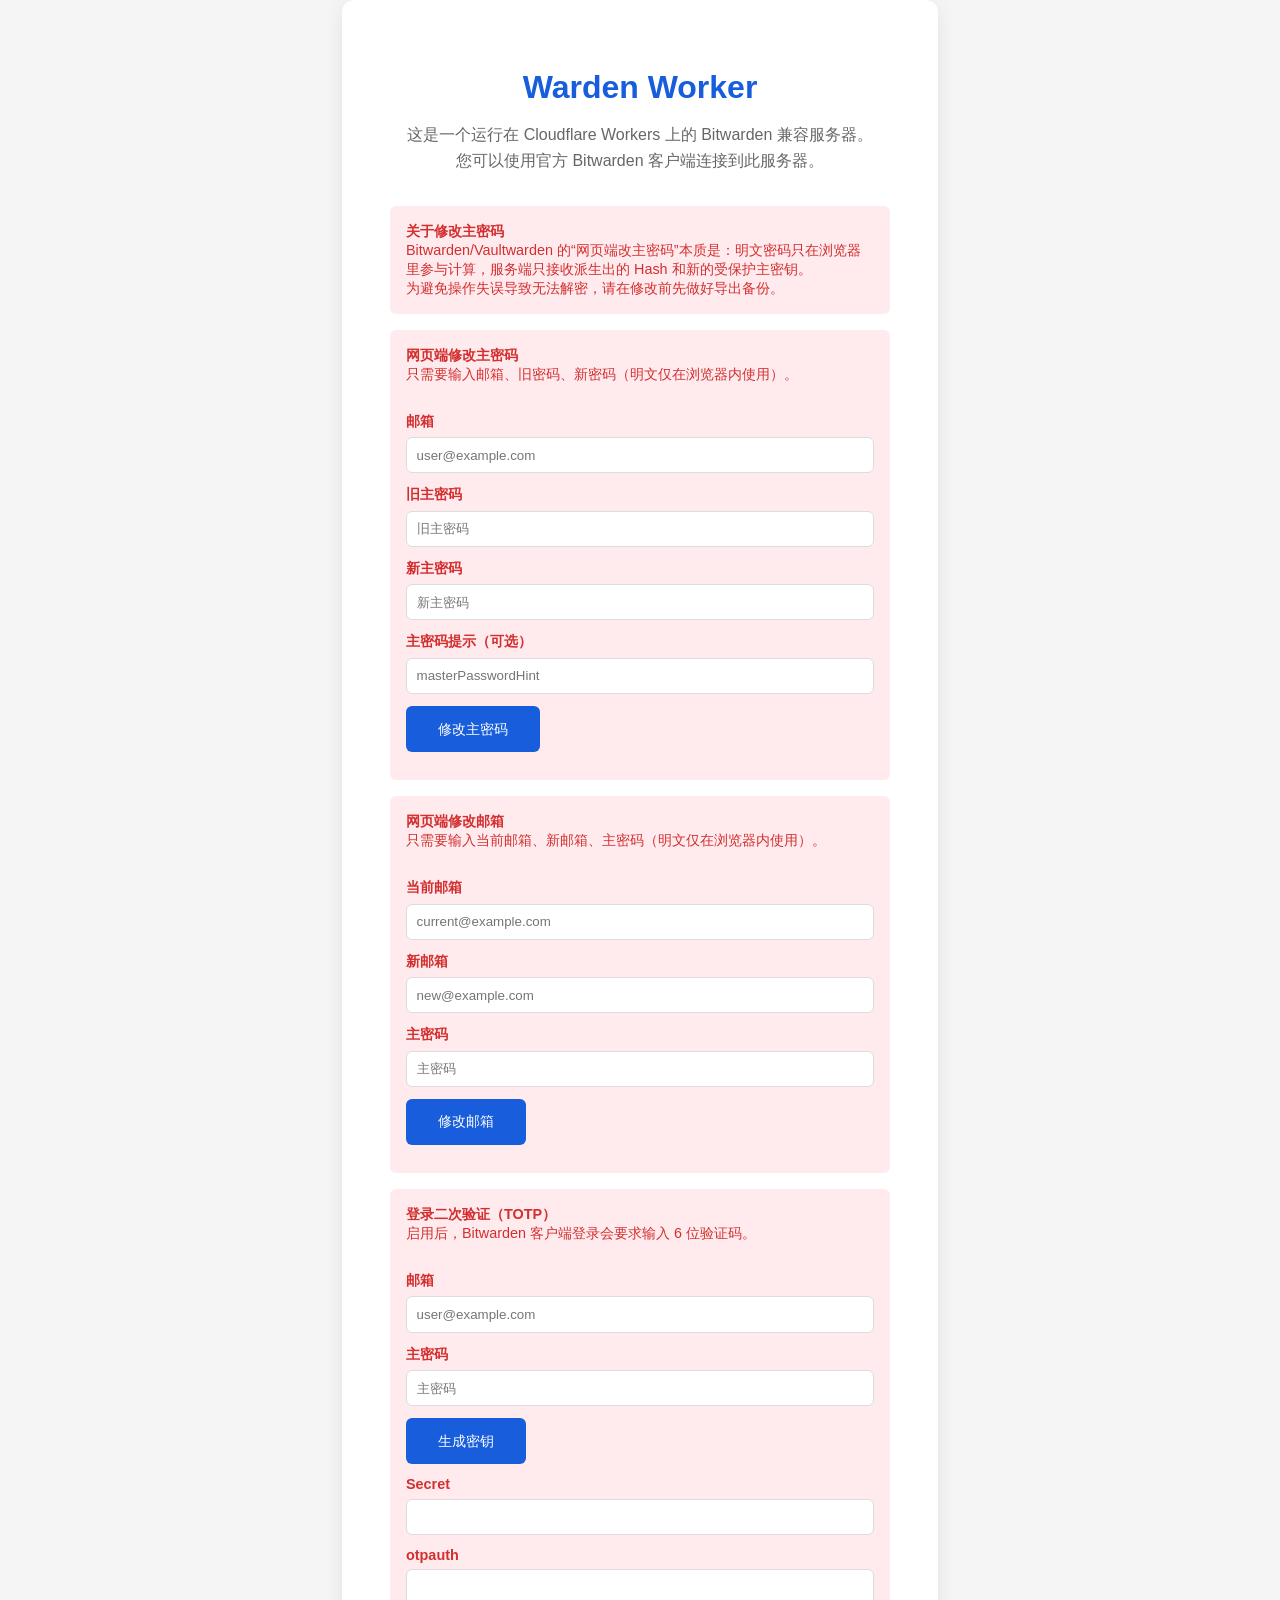
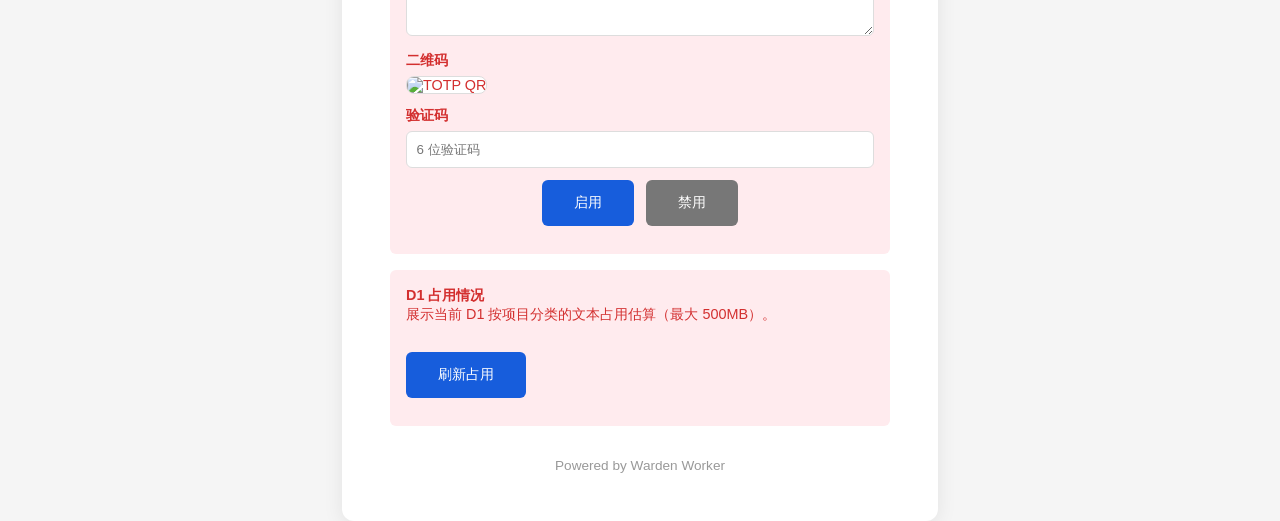
<file: static/demo.html>
<!DOCTYPE html>
<html lang="zh-CN">
<head>
    <meta charset="UTF-8">
    <meta name="viewport" content="width=device-width, initial-scale=1.0">
    <title>Warden Worker - Bitwarden 兼容服务器</title>
    <style>
        body {
            font-family: -apple-system, BlinkMacSystemFont, "Segoe UI", Roboto, "Helvetica Neue", Arial, sans-serif;
            display: flex;
            flex-direction: column;
            justify-content: center;
            align-items: center;
            min-height: 100vh;
            margin: 0;
            background-color: #f5f5f5;
            color: #333;
        }
        .container {
            text-align: center;
            background: white;
            padding: 3rem;
            border-radius: 12px;
            box-shadow: 0 4px 20px rgba(0,0,0,0.08);
            max-width: 500px;
            width: 90%;
        }
        h1 {
            color: #175ddc;
            margin-bottom: 1rem;
        }
        p {
            color: #666;
            margin-bottom: 2rem;
            line-height: 1.6;
        }
        .warning {
            color: #d32f2f;
            background-color: #ffebee;
            padding: 1rem;
            border-radius: 6px;
            margin-top: 1.5rem;
            font-size: 0.9rem;
            text-align: left;
        }
        .btn {
            display: inline-block;
            background-color: #175ddc;
            color: white;
            padding: 0.85rem 2rem;
            border-radius: 6px;
            text-decoration: none;
            font-weight: 500;
            transition: background-color 0.2s;
        }
        .btn:hover {
            background-color: #134dbb;
        }
        .footer {
            margin-top: 2rem;
            font-size: 0.85rem;
            color: #999;
        }
    </style>
</head>
<body>
    <div class="container">
        <h1>Warden Worker</h1>
        <p>
            这是一个运行在 Cloudflare Workers 上的 Bitwarden 兼容服务器。<br>
            您可以使用官方 Bitwarden 客户端连接到此服务器。
        </p>
        
        <div class="warning">
            <strong>关于修改主密码</strong><br>
            Bitwarden/Vaultwarden 的“网页端改主密码”本质是：明文密码只在浏览器里参与计算，服务端只接收派生出的 Hash 和新的受保护主密钥。<br>
            为避免操作失误导致无法解密，请在修改前先做好导出备份。
        </div>

        <div class="warning" style="margin-top: 1rem;">
            <strong>网页端修改主密码</strong><br>
            只需要输入邮箱、旧密码、新密码（明文仅在浏览器内使用）。<br><br>
            <div style="margin-top: 0.75rem;">
                <div style="margin-bottom: 0.4rem; font-weight: 600;">邮箱</div>
                <input id="email" type="text" placeholder="user@example.com" style="width: 100%; padding: 0.6rem; border-radius: 6px; border: 1px solid #ddd; box-sizing: border-box;">
            </div>
            <div style="margin-top: 0.75rem;">
                <div style="margin-bottom: 0.4rem; font-weight: 600;">旧主密码</div>
                <input id="oldPassword" type="password" placeholder="旧主密码" style="width: 100%; padding: 0.6rem; border-radius: 6px; border: 1px solid #ddd; box-sizing: border-box;">
            </div>
            <div style="margin-top: 0.75rem;">
                <div style="margin-bottom: 0.4rem; font-weight: 600;">新主密码</div>
                <input id="newPassword" type="password" placeholder="新主密码" style="width: 100%; padding: 0.6rem; border-radius: 6px; border: 1px solid #ddd; box-sizing: border-box;">
            </div>
            <div style="margin-top: 0.75rem;">
                <div style="margin-bottom: 0.4rem; font-weight: 600;">主密码提示（可选）</div>
                <input id="hint" type="text" placeholder="masterPasswordHint" style="width: 100%; padding: 0.6rem; border-radius: 6px; border: 1px solid #ddd; box-sizing: border-box;">
            </div>
            <div style="margin-top: 0.75rem;">
                <a class="btn" href="#" id="submit">修改主密码</a>
            </div>
            <div id="result" style="margin-top: 0.75rem; white-space: pre-wrap; font-family: ui-monospace, SFMono-Regular, Menlo, Monaco, Consolas, 'Liberation Mono', 'Courier New', monospace;"></div>
        </div>

        <div class="warning" style="margin-top: 1rem;">
            <strong>网页端修改邮箱</strong><br>
            只需要输入当前邮箱、新邮箱、主密码（明文仅在浏览器内使用）。<br><br>
            <div style="margin-top: 0.75rem;">
                <div style="margin-bottom: 0.4rem; font-weight: 600;">当前邮箱</div>
                <input id="emailCurrent" type="text" placeholder="current@example.com" style="width: 100%; padding: 0.6rem; border-radius: 6px; border: 1px solid #ddd; box-sizing: border-box;">
            </div>
            <div style="margin-top: 0.75rem;">
                <div style="margin-bottom: 0.4rem; font-weight: 600;">新邮箱</div>
                <input id="emailNew" type="text" placeholder="new@example.com" style="width: 100%; padding: 0.6rem; border-radius: 6px; border: 1px solid #ddd; box-sizing: border-box;">
            </div>
            <div style="margin-top: 0.75rem;">
                <div style="margin-bottom: 0.4rem; font-weight: 600;">主密码</div>
                <input id="emailPassword" type="password" placeholder="主密码" style="width: 100%; padding: 0.6rem; border-radius: 6px; border: 1px solid #ddd; box-sizing: border-box;">
            </div>
            <div style="margin-top: 0.75rem;">
                <a class="btn" href="#" id="submitEmail">修改邮箱</a>
            </div>
            <div id="resultEmail" style="margin-top: 0.75rem; white-space: pre-wrap; font-family: ui-monospace, SFMono-Regular, Menlo, Monaco, Consolas, 'Liberation Mono', 'Courier New', monospace;"></div>
        </div>

        <div class="warning" style="margin-top: 1rem;">
            <strong>登录二次验证（TOTP）</strong><br>
            启用后，Bitwarden 客户端登录会要求输入 6 位验证码。<br><br>
            <div style="margin-top: 0.75rem;">
                <div style="margin-bottom: 0.4rem; font-weight: 600;">邮箱</div>
                <input id="totpEmail" type="text" placeholder="user@example.com" style="width: 100%; padding: 0.6rem; border-radius: 6px; border: 1px solid #ddd; box-sizing: border-box;">
            </div>
            <div style="margin-top: 0.75rem;">
                <div style="margin-bottom: 0.4rem; font-weight: 600;">主密码</div>
                <input id="totpPassword" type="password" placeholder="主密码" style="width: 100%; padding: 0.6rem; border-radius: 6px; border: 1px solid #ddd; box-sizing: border-box;">
            </div>
            <div style="margin-top: 0.75rem;">
                <a class="btn" href="#" id="totpRequest">生成密钥</a>
            </div>
            <div style="margin-top: 0.75rem;">
                <div style="margin-bottom: 0.4rem; font-weight: 600;">Secret</div>
                <input id="totpSecret" type="text" readonly style="width: 100%; padding: 0.6rem; border-radius: 6px; border: 1px solid #ddd; box-sizing: border-box;">
            </div>
            <div style="margin-top: 0.75rem;">
                <div style="margin-bottom: 0.4rem; font-weight: 600;">otpauth</div>
                <textarea id="totpOtpauth" rows="3" readonly style="width: 100%; padding: 0.6rem; border-radius: 6px; border: 1px solid #ddd; box-sizing: border-box; font-family: ui-monospace, SFMono-Regular, Menlo, Monaco, Consolas, 'Liberation Mono', 'Courier New', monospace;"></textarea>
            </div>
            <div style="margin-top: 0.75rem;">
                <div style="margin-bottom: 0.4rem; font-weight: 600;">二维码</div>
                <img id="totpQr" alt="TOTP QR" style="width: 220px; height: 220px; background: white; border-radius: 8px; border: 1px solid #ddd;">
            </div>
            <div style="margin-top: 0.75rem;">
                <div style="margin-bottom: 0.4rem; font-weight: 600;">验证码</div>
                <input id="totpCode" type="text" placeholder="6 位验证码" style="width: 100%; padding: 0.6rem; border-radius: 6px; border: 1px solid #ddd; box-sizing: border-box;">
            </div>
            <div style="margin-top: 0.75rem; display: flex; gap: 0.75rem; justify-content: center; flex-wrap: wrap;">
                <a class="btn" href="#" id="totpEnable">启用</a>
                <a class="btn" href="#" id="totpDisable" style="background-color: #777;">禁用</a>
            </div>
            <div id="resultTotp" style="margin-top: 0.75rem; white-space: pre-wrap; font-family: ui-monospace, SFMono-Regular, Menlo, Monaco, Consolas, 'Liberation Mono', 'Courier New', monospace;"></div>
        </div>

        <div class="warning" style="margin-top: 1rem;">
            <strong>D1 占用情况</strong><br>
            展示当前 D1 按项目分类的文本占用估算（最大 500MB）。<br><br>
            <div style="margin-top: 0.75rem;">
                <a class="btn" href="#" id="usageRefresh">刷新占用</a>
            </div>
            <div id="resultUsage" style="margin-top: 0.75rem; white-space: pre-wrap; font-family: ui-monospace, SFMono-Regular, Menlo, Monaco, Consolas, 'Liberation Mono', 'Courier New', monospace;"></div>
        </div>
        
        <div class="footer">
            Powered by Warden Worker
        </div>
    </div>

    <script>
        const submitBtn = document.getElementById('submit');
        const submitEmailBtn = document.getElementById('submitEmail');
        const emailInput = document.getElementById('email');
        const oldPasswordInput = document.getElementById('oldPassword');
        const newPasswordInput = document.getElementById('newPassword');
        const hintInput = document.getElementById('hint');
        const resultEl = document.getElementById('result');
        const emailCurrentInput = document.getElementById('emailCurrent');
        const emailNewInput = document.getElementById('emailNew');
        const emailPasswordInput = document.getElementById('emailPassword');
        const resultEmailEl = document.getElementById('resultEmail');
        const totpEmailInput = document.getElementById('totpEmail');
        const totpPasswordInput = document.getElementById('totpPassword');
        const totpRequestBtn = document.getElementById('totpRequest');
        const totpEnableBtn = document.getElementById('totpEnable');
        const totpDisableBtn = document.getElementById('totpDisable');
        const totpSecretInput = document.getElementById('totpSecret');
        const totpOtpauthInput = document.getElementById('totpOtpauth');
        const totpQrImg = document.getElementById('totpQr');
        const totpCodeInput = document.getElementById('totpCode');
        const resultTotpEl = document.getElementById('resultTotp');
        const usageRefreshBtn = document.getElementById('usageRefresh');
        const resultUsageEl = document.getElementById('resultUsage');

        const encoder = new TextEncoder();

        function concatBytes(a, b) {
            const out = new Uint8Array(a.length + b.length);
            out.set(a, 0);
            out.set(b, a.length);
            return out;
        }

        function b64encode(bytes) {
            let binary = '';
            const chunkSize = 0x8000;
            for (let i = 0; i < bytes.length; i += chunkSize) {
                const chunk = bytes.subarray(i, i + chunkSize);
                binary += String.fromCharCode(...chunk);
            }
            return btoa(binary);
        }

        function b64decode(str) {
            const binary = atob(str);
            const out = new Uint8Array(binary.length);
            for (let i = 0; i < binary.length; i++) {
                out[i] = binary.charCodeAt(i);
            }
            return out;
        }

        function pkcs7Pad(bytes, blockSize) {
            const padLen = blockSize - (bytes.length % blockSize);
            const out = new Uint8Array(bytes.length + padLen);
            out.set(bytes, 0);
            out.fill(padLen, bytes.length);
            return out;
        }

        function pkcs7Unpad(bytes) {
            if (bytes.length === 0) throw new Error('Invalid padding');
            const padLen = bytes[bytes.length - 1];
            if (padLen <= 0 || padLen > 16) throw new Error('Invalid padding');
            for (let i = bytes.length - padLen; i < bytes.length; i++) {
                if (bytes[i] !== padLen) throw new Error('Invalid padding');
            }
            return bytes.subarray(0, bytes.length - padLen);
        }

        function formatBytes(bytes) {
            if (!Number.isFinite(bytes)) return String(bytes);
            if (bytes < 1024) return `${bytes} B`;
            const kb = bytes / 1024;
            if (kb < 1024) return `${kb.toFixed(1)} KB`;
            const mb = kb / 1024;
            if (mb < 1024) return `${mb.toFixed(1)} MB`;
            const gb = mb / 1024;
            return `${gb.toFixed(2)} GB`;
        }

        async function pbkdf2Sha256(passwordBytes, saltBytes, iterations, lengthBytes) {
            const keyMaterial = await crypto.subtle.importKey(
                'raw',
                passwordBytes,
                'PBKDF2',
                false,
                ['deriveBits']
            );
            const bits = await crypto.subtle.deriveBits(
                {
                    name: 'PBKDF2',
                    salt: saltBytes,
                    iterations,
                    hash: 'SHA-256'
                },
                keyMaterial,
                lengthBytes * 8
            );
            return new Uint8Array(bits);
        }

        async function hkdfExpandSha256(prkBytes, infoBytes, lengthBytes) {
            if (lengthBytes > 32) {
                throw new Error('HKDF-Expand length too large for this implementation');
            }
            const infoWithCounter = concatBytes(infoBytes, new Uint8Array([1]));
            const okm = await hmacSha256(prkBytes, infoWithCounter);
            return okm.subarray(0, lengthBytes);
        }

        async function stretchMasterKey(masterKeyBytes) {
            const encKey = await hkdfExpandSha256(masterKeyBytes, encoder.encode('enc'), 32);
            const macKey = await hkdfExpandSha256(masterKeyBytes, encoder.encode('mac'), 32);
            return { encKey, macKey };
        }

        async function hmacSha256(macKeyBytes, dataBytes) {
            const key = await crypto.subtle.importKey(
                'raw',
                macKeyBytes,
                { name: 'HMAC', hash: 'SHA-256' },
                false,
                ['sign', 'verify']
            );
            const sig = await crypto.subtle.sign('HMAC', key, dataBytes);
            return new Uint8Array(sig);
        }

        async function hmacVerifySha256(macKeyBytes, dataBytes, signatureBytes) {
            const key = await crypto.subtle.importKey(
                'raw',
                macKeyBytes,
                { name: 'HMAC', hash: 'SHA-256' },
                false,
                ['verify']
            );
            return await crypto.subtle.verify('HMAC', key, signatureBytes, dataBytes);
        }

        async function aesCbcEncrypt(encKeyBytes, ivBytes, plainBytes) {
            const key = await crypto.subtle.importKey('raw', encKeyBytes, { name: 'AES-CBC' }, false, ['encrypt']);
            const ct = await crypto.subtle.encrypt({ name: 'AES-CBC', iv: ivBytes }, key, plainBytes);
            return new Uint8Array(ct);
        }

        async function aesCbcDecrypt(encKeyBytes, ivBytes, cipherBytes) {
            const key = await crypto.subtle.importKey('raw', encKeyBytes, { name: 'AES-CBC' }, false, ['decrypt']);
            const pt = await crypto.subtle.decrypt({ name: 'AES-CBC', iv: ivBytes }, key, cipherBytes);
            return new Uint8Array(pt);
        }

        async function decryptEncString(encString, encKeyBytes, macKeyBytes) {
            const parts = encString.split('.', 2);
            if (parts.length !== 2) throw new Error('Invalid encString');
            const encType = parts[0];
            if (encType !== '2') throw new Error(`Unsupported encType: ${encType}`);
            const payload = parts[1].split('|');
            if (payload.length !== 3) throw new Error('Invalid encString payload');
            const iv = b64decode(payload[0]);
            const ct = b64decode(payload[1]);
            const mac = b64decode(payload[2]);
            const dataToMac = concatBytes(iv, ct);
            const ok = await hmacVerifySha256(macKeyBytes, dataToMac, mac);
            if (!ok) throw new Error('MAC 校验失败（旧主密码可能不正确）');
            const raw = await aesCbcDecrypt(encKeyBytes, iv, ct);
            try {
                return { plainBytes: pkcs7Unpad(raw), usedPadding: true, ivLen: iv.length, ctLen: ct.length, macLen: mac.length };
            } catch {
                return { plainBytes: raw, usedPadding: false, ivLen: iv.length, ctLen: ct.length, macLen: mac.length };
            }
        }

        async function encryptEncString(plainBytes, encKeyBytes, macKeyBytes, usePadding) {
            const iv = crypto.getRandomValues(new Uint8Array(16));
            const input = usePadding ? pkcs7Pad(plainBytes, 16) : plainBytes;
            const ct = await aesCbcEncrypt(encKeyBytes, iv, input);
            const mac = await hmacSha256(macKeyBytes, concatBytes(iv, ct));
            return `2.${b64encode(iv)}|${b64encode(ct)}|${b64encode(mac)}`;
        }

        async function deriveMasterKey(email, password, kdfIterations) {
            const salt = encoder.encode(email.toLowerCase());
            const pw = encoder.encode(password);
            return await pbkdf2Sha256(pw, salt, kdfIterations, 32);
        }

        async function deriveMasterPasswordHash(masterKeyBytes, password) {
            const pw = encoder.encode(password);
            const hash = await pbkdf2Sha256(masterKeyBytes, pw, 1, 32);
            return b64encode(hash);
        }

        async function prelogin(email) {
            const preloginResp = await fetch('/identity/accounts/prelogin', {
                method: 'POST',
                headers: { 'Content-Type': 'application/json' },
                body: JSON.stringify({ email })
            });
            const preloginText = await preloginResp.text();
            if (!preloginResp.ok) {
                throw new Error(`prelogin 失败 HTTP ${preloginResp.status}\n${preloginText}`);
            }
            const preloginJson = JSON.parse(preloginText);
            return preloginJson.kdfIterations;
        }

        async function login(email, masterPasswordHash) {
            const form = new URLSearchParams();
            form.set('grant_type', 'password');
            form.set('username', email);
            form.set('password', masterPasswordHash);
            const tokenResp = await fetch('/identity/connect/token', {
                method: 'POST',
                headers: { 'Content-Type': 'application/x-www-form-urlencoded' },
                body: form.toString()
            });
            const tokenText = await tokenResp.text();
            if (!tokenResp.ok) {
                throw new Error(`登录失败 HTTP ${tokenResp.status}\n${tokenText}`);
            }
            return JSON.parse(tokenText);
        }

        submitBtn.addEventListener('click', async (e) => {
            e.preventDefault();
            resultEl.textContent = '';

            try {
                const email = emailInput.value.trim();
                const oldPassword = oldPasswordInput.value;
                const newPassword = newPasswordInput.value;
                const hint = hintInput.value.trim();

                if (!email || !oldPassword || !newPassword) {
                    resultEl.textContent = '请填写邮箱、旧主密码、新主密码';
                    return;
                }
                if (oldPassword === newPassword) {
                    resultEl.textContent = '新旧主密码不能相同';
                    return;
                }

                resultEl.textContent = '读取 KDF 参数...';
                const kdfIterations = await prelogin(email);

                resultEl.textContent = '派生旧主密码哈希并登录...';
                const oldMasterKey = await deriveMasterKey(email, oldPassword, kdfIterations);
                const oldMasterPasswordHash = await deriveMasterPasswordHash(oldMasterKey, oldPassword);

                const tokenJson = await login(email, oldMasterPasswordHash);
                const accessToken = tokenJson.access_token;
                const protectedSymmetricKey = tokenJson.Key;

                resultEl.textContent = '解密并用新主密码重新加密用户密钥...';
                const oldStretched = await stretchMasterKey(oldMasterKey);
                const decrypted = await decryptEncString(protectedSymmetricKey, oldStretched.encKey, oldStretched.macKey);
                const symmetricKeyPlain = decrypted.plainBytes;

                const newMasterKey = await deriveMasterKey(email, newPassword, kdfIterations);
                const newMasterPasswordHash = await deriveMasterPasswordHash(newMasterKey, newPassword);
                const newStretched = await stretchMasterKey(newMasterKey);
                const newProtectedSymmetricKey = await encryptEncString(
                    symmetricKeyPlain,
                    newStretched.encKey,
                    newStretched.macKey,
                    decrypted.usedPadding
                );

                resultEl.textContent = '提交修改...';
                const changeResp = await fetch('/api/accounts/password', {
                    method: 'PUT',
                    headers: {
                        'Authorization': `Bearer ${accessToken}`,
                        'Content-Type': 'application/json'
                    },
                    body: JSON.stringify({
                        masterPasswordHash: oldMasterPasswordHash,
                        newMasterPasswordHash: newMasterPasswordHash,
                        masterPasswordHint: hint ? hint : null,
                        userSymmetricKey: newProtectedSymmetricKey,
                        kdf: 0,
                        kdfIterations: kdfIterations
                    })
                });
                const changeText = await changeResp.text();
                if (!changeResp.ok) {
                    resultEl.textContent = `修改失败 HTTP ${changeResp.status}\n${changeText}`;
                    return;
                }

                resultEl.textContent = `修改成功（Key: iv=${decrypted.ivLen} ct=${decrypted.ctLen} mac=${decrypted.macLen} padding=${decrypted.usedPadding ? 'pkcs7' : 'none'}）。请在客户端重新登录/解锁。`;
            } catch (err) {
                resultEl.textContent = String(err);
            }
        });

        submitEmailBtn.addEventListener('click', async (e) => {
            e.preventDefault();
            resultEmailEl.textContent = '';

            try {
                const emailCurrent = emailCurrentInput.value.trim();
                const emailNew = emailNewInput.value.trim();
                const password = emailPasswordInput.value;

                if (!emailCurrent || !emailNew || !password) {
                    resultEmailEl.textContent = '请填写当前邮箱、新邮箱、主密码';
                    return;
                }
                if (emailCurrent.toLowerCase() === emailNew.toLowerCase()) {
                    resultEmailEl.textContent = '新旧邮箱不能相同';
                    return;
                }

                resultEmailEl.textContent = '读取 KDF 参数...';
                const kdfIterations = await prelogin(emailCurrent);

                resultEmailEl.textContent = '派生旧邮箱的主密码哈希并登录...';
                const oldMasterKey = await deriveMasterKey(emailCurrent, password, kdfIterations);
                const oldMasterPasswordHash = await deriveMasterPasswordHash(oldMasterKey, password);
                const tokenJson = await login(emailCurrent, oldMasterPasswordHash);
                const accessToken = tokenJson.access_token;
                const protectedSymmetricKey = tokenJson.Key;

                resultEmailEl.textContent = '解密并用新邮箱重新加密用户密钥...';
                const oldStretched = await stretchMasterKey(oldMasterKey);
                const decrypted = await decryptEncString(protectedSymmetricKey, oldStretched.encKey, oldStretched.macKey);
                const symmetricKeyPlain = decrypted.plainBytes;

                const newMasterKey = await deriveMasterKey(emailNew, password, kdfIterations);
                const newMasterPasswordHash = await deriveMasterPasswordHash(newMasterKey, password);
                const newStretched = await stretchMasterKey(newMasterKey);
                const newProtectedSymmetricKey = await encryptEncString(
                    symmetricKeyPlain,
                    newStretched.encKey,
                    newStretched.macKey,
                    decrypted.usedPadding
                );

                resultEmailEl.textContent = '提交修改...';
                const changeResp = await fetch('/api/accounts/email', {
                    method: 'PUT',
                    headers: {
                        'Authorization': `Bearer ${accessToken}`,
                        'Content-Type': 'application/json'
                    },
                    body: JSON.stringify({
                        masterPasswordHash: oldMasterPasswordHash,
                        newMasterPasswordHash: newMasterPasswordHash,
                        newEmail: emailNew,
                        userSymmetricKey: newProtectedSymmetricKey,
                        kdf: 0,
                        kdfIterations: kdfIterations
                    })
                });
                const changeText = await changeResp.text();
                if (!changeResp.ok) {
                    resultEmailEl.textContent = `修改失败 HTTP ${changeResp.status}\n${changeText}`;
                    return;
                }

                resultEmailEl.textContent = `修改成功（Key: iv=${decrypted.ivLen} ct=${decrypted.ctLen} mac=${decrypted.macLen} padding=${decrypted.usedPadding ? 'pkcs7' : 'none'}）。请使用新邮箱重新登录。`;
            } catch (err) {
                resultEmailEl.textContent = String(err);
            }
        });

        let totpAccessToken = null;

        totpRequestBtn.addEventListener('click', async (e) => {
            e.preventDefault();
            resultTotpEl.textContent = '';
            totpSecretInput.value = '';
            totpOtpauthInput.value = '';
            totpQrImg.removeAttribute('src');
            totpAccessToken = null;

            try {
                const email = totpEmailInput.value.trim();
                const password = totpPasswordInput.value;
                if (!email || !password) {
                    resultTotpEl.textContent = '请填写邮箱与主密码';
                    return;
                }

                resultTotpEl.textContent = '读取 KDF 参数...';
                const kdfIterations = await prelogin(email);
                const masterKey = await deriveMasterKey(email, password, kdfIterations);
                const masterPasswordHash = await deriveMasterPasswordHash(masterKey, password);

                resultTotpEl.textContent = '登录获取授权...';
                const tokenJson = await login(email, masterPasswordHash);
                totpAccessToken = tokenJson.access_token;

                resultTotpEl.textContent = '生成 TOTP 密钥...';
                const resp = await fetch('/api/two-factor/authenticator/request', {
                    method: 'POST',
                    headers: { 'Authorization': `Bearer ${totpAccessToken}` }
                });
                const text = await resp.text();
                if (!resp.ok) {
                    resultTotpEl.textContent = `请求失败 HTTP ${resp.status}\n${text}`;
                    return;
                }
                const data = JSON.parse(text);
                totpSecretInput.value = data.secret || '';
                totpOtpauthInput.value = data.otpauth || '';
                if (data.qrBase64) {
                    totpQrImg.setAttribute('src', `data:image/png;base64,${data.qrBase64}`);
                } else {
                    totpQrImg.removeAttribute('src');
                }
                resultTotpEl.textContent = '密钥已生成。请在认证器 App 中添加后输入验证码并点击“启用”。';
            } catch (err) {
                resultTotpEl.textContent = String(err);
            }
        });

        totpEnableBtn.addEventListener('click', async (e) => {
            e.preventDefault();
            resultTotpEl.textContent = '';

            try {
                if (!totpAccessToken) {
                    resultTotpEl.textContent = '请先点击“生成密钥”';
                    return;
                }
                const code = totpCodeInput.value.trim();
                if (!code) {
                    resultTotpEl.textContent = '请输入验证码';
                    return;
                }

                const resp = await fetch('/api/two-factor/authenticator/enable', {
                    method: 'POST',
                    headers: {
                        'Authorization': `Bearer ${totpAccessToken}`,
                        'Content-Type': 'application/json'
                    },
                    body: JSON.stringify({ code })
                });
                const text = await resp.text();
                if (!resp.ok) {
                    resultTotpEl.textContent = `启用失败 HTTP ${resp.status}\n${text}`;
                    return;
                }
                resultTotpEl.textContent = '启用成功。之后 Bitwarden 客户端登录会要求输入验证码。';
            } catch (err) {
                resultTotpEl.textContent = String(err);
            }
        });

        totpDisableBtn.addEventListener('click', async (e) => {
            e.preventDefault();
            resultTotpEl.textContent = '';

            try {
                if (!totpAccessToken) {
                    resultTotpEl.textContent = '请先填写邮箱与主密码并点击“生成密钥”获取授权';
                    return;
                }
                const code = totpCodeInput.value.trim();
                if (!code) {
                    resultTotpEl.textContent = '请输入验证码';
                    return;
                }

                const resp = await fetch('/api/two-factor/authenticator/disable', {
                    method: 'POST',
                    headers: {
                        'Authorization': `Bearer ${totpAccessToken}`,
                        'Content-Type': 'application/json'
                    },
                    body: JSON.stringify({ code })
                });
                const text = await resp.text();
                if (!resp.ok) {
                    resultTotpEl.textContent = `禁用失败 HTTP ${resp.status}\n${text}`;
                    return;
                }
                resultTotpEl.textContent = '禁用成功。';
            } catch (err) {
                resultTotpEl.textContent = String(err);
            }
        });

        usageRefreshBtn.addEventListener('click', async (e) => {
            e.preventDefault();
            resultUsageEl.textContent = '';

            try {
                resultUsageEl.textContent = '加载中...';
                const resp = await fetch('/api/d1/usage');
                const text = await resp.text();
                if (!resp.ok) {
                    resultUsageEl.textContent = `请求失败 HTTP ${resp.status}\n${text}`;
                    return;
                }
                const data = JSON.parse(text);
                const lines = [];
                lines.push(`总占用: ${formatBytes(data.totalBytes)} / ${formatBytes(data.maxBytes)} (${(data.totalPercent || 0).toFixed(2)}%)`);
                lines.push('');
                for (const item of (data.items || [])) {
                    lines.push(`${item.name || item.key}: ${formatBytes(item.bytes)}`);
                }
                resultUsageEl.textContent = lines.join('\n');
            } catch (err) {
                resultUsageEl.textContent = String(err);
            }
        });
    </script>
</body>
</html>
</file>
